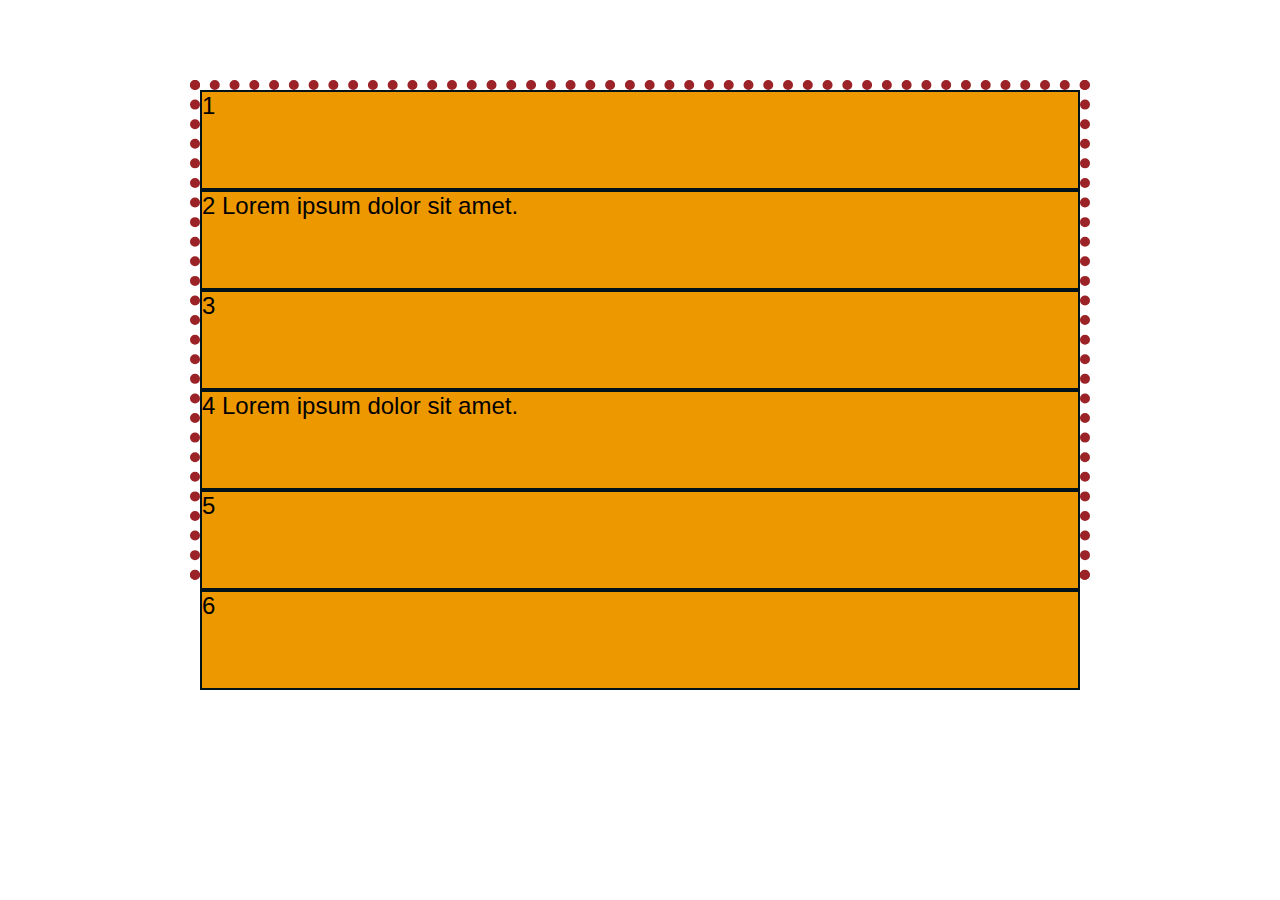
<file: 01-flex-box/index.html>
<!DOCTYPE html>
<html lang="en">
  <head>
    <meta charset="UTF-8" />
    <meta name="viewport" content="width=device-width, initial-scale=1.0" />
    <title>Learning Flexbox</title>
    <link rel="stylesheet" href="./styles.css" />
  </head>
  <body>
    <ul>
      <li>1</li>
      <li class="flex2">2 Lorem ipsum dolor sit amet.</li>
      <li>3</li>
      <li>4 Lorem ipsum dolor sit amet.</li>
      <li class="flex2">5</li>
      <li>6</li>
    </ul>
  </body>
</html>
</file>
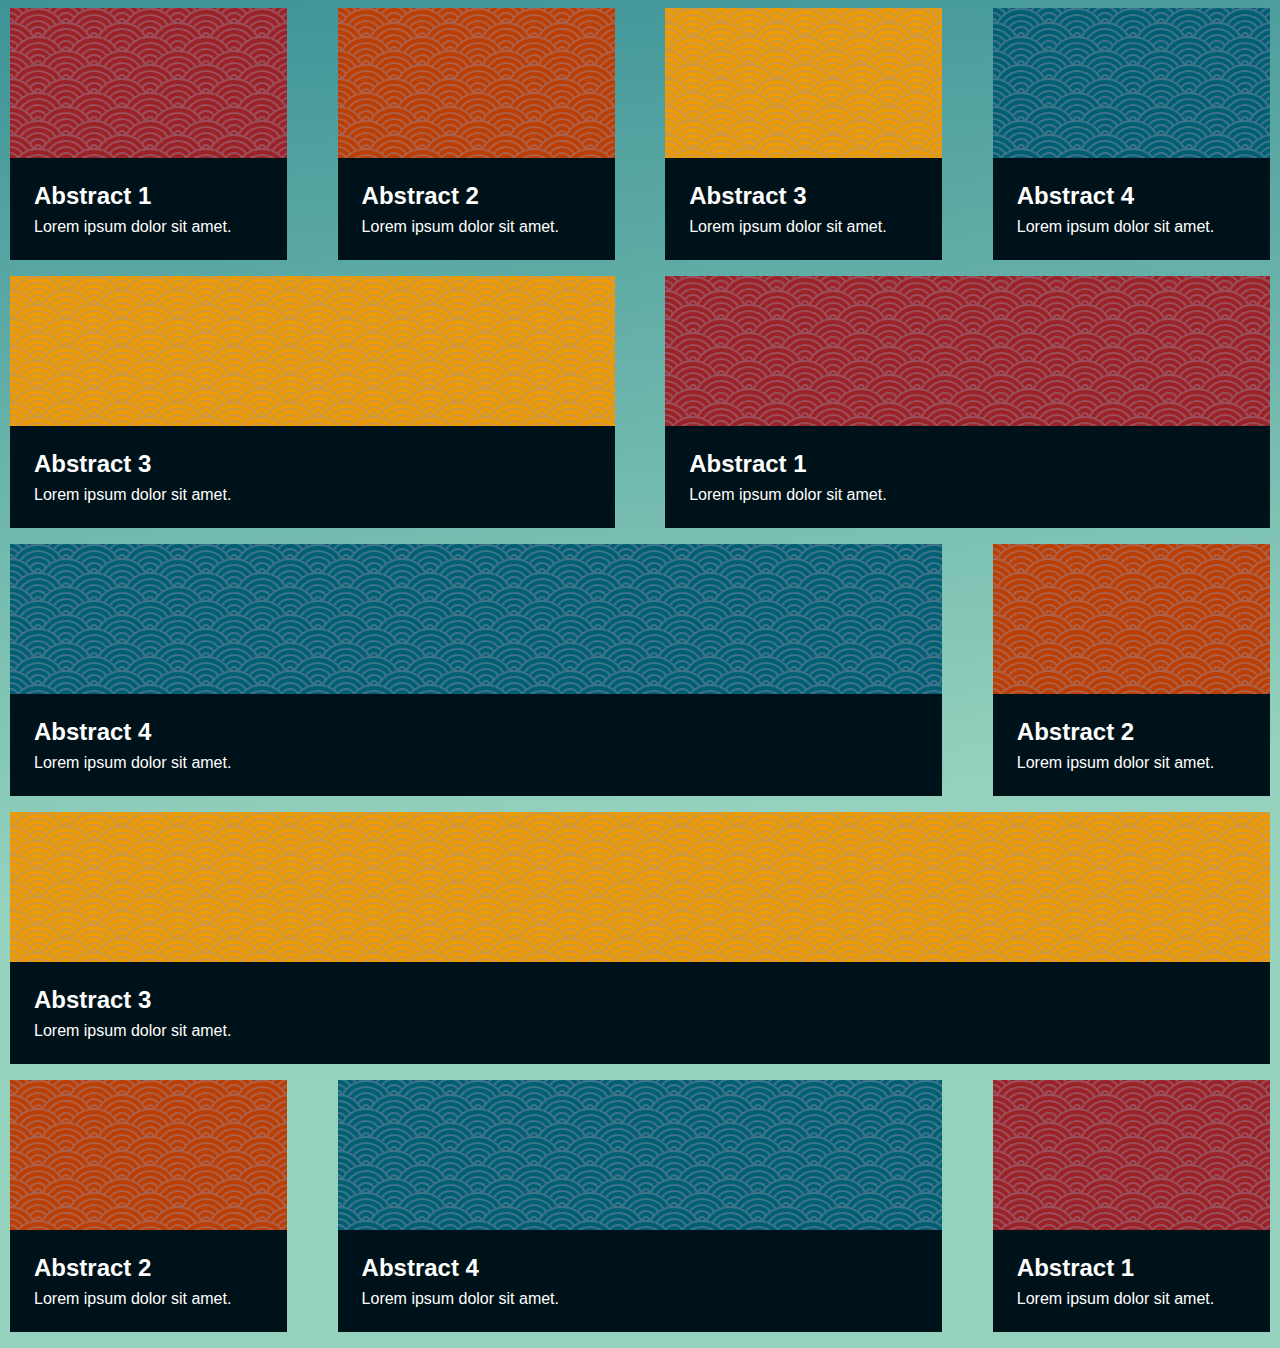
<file: 02-flex-challenge/index.html>
<!DOCTYPE html>
<html lang="en">
  <head>
    <meta charset="UTF-8" />
    <meta name="viewport" content="width=device-width, initial-scale=1.0" />
    <title>Flex Challenge</title>
    <link rel="stylesheet" href="./style.css" />
  </head>
  <body>
    <!-- Row 1: One box per column -->
    <div class="row">
      <figure>
        <div class="one"></div>
        <figcaption>
          <h2>Abstract 1</h2>
          <p>Lorem ipsum dolor sit amet.</p>
        </figcaption>
      </figure>
      <figure>
        <div class="two"></div>

        <figcaption>
          <h2>Abstract 2</h2>
          <p>Lorem ipsum dolor sit amet.</p>
        </figcaption>
      </figure>
      <figure>
        <div class="three"></div>

        <figcaption>
          <h2>Abstract 3</h2>
          <p>Lorem ipsum dolor sit amet.</p>
        </figcaption>
      </figure>
      <figure>
        <div class="four"></div>

        <figcaption>
          <h2>Abstract 4</h2>
          <p>Lorem ipsum dolor sit amet.</p>
        </figcaption>
      </figure>
    </div>

    <!-- Row 2: 2 boxes, each spanning 2 columns -->
    <div class="row">
      <figure class="span2">
        <div class="three"></div>

        <figcaption>
          <h2>Abstract 3</h2>
          <p>Lorem ipsum dolor sit amet.</p>
        </figcaption>
      </figure>
      <figure class="span2">
        <div class="one"></div>

        <figcaption>
          <h2>Abstract 1</h2>
          <p>Lorem ipsum dolor sit amet.</p>
        </figcaption>
      </figure>
    </div>

    <!-- Row 3: One box spans 3 columns, one box spans 1 column -->
    <div class="row">
      <figure class="span3">
        <div class="four"></div>

        <figcaption>
          <h2>Abstract 4</h2>
          <p>Lorem ipsum dolor sit amet.</p>
        </figcaption>
      </figure>
      <figure class="spanOn">
        <div class="two"></div>

        <figcaption>
          <h2>Abstract 2</h2>
          <p>Lorem ipsum dolor sit amet.</p>
        </figcaption>
      </figure>
    </div>

    <!-- Row 4: One box spans 4 columns -->
    <div class="row">
      <figure class="span4">
        <div class="three"></div>
        <figcaption>
          <h2>Abstract 3</h2>
          <p>Lorem ipsum dolor sit amet.</p>
        </figcaption>
      </figure>
    </div>

    <!-- Row 5: 3 boxes, 1-2-1 distribution -->
    <div class="row">
      <figure class="span2 order-2">
        <div class="four"></div>
        <figcaption>
          <h2>Abstract 4</h2>
          <p>Lorem ipsum dolor sit amet.</p>
        </figcaption>
      </figure>
      <figure class="order-1">
        <div class="two"></div>
        <figcaption>
          <h2>Abstract 2</h2>
          <p>Lorem ipsum dolor sit amet.</p>
        </figcaption>
      </figure>
      <figure class="order-3 spanOn">
        <div class="one"></div>
        <figcaption>
          <h2>Abstract 1</h2>
          <p>Lorem ipsum dolor sit amet.</p>
        </figcaption>
      </figure>
    </div>
  </body>
</html>
</file>
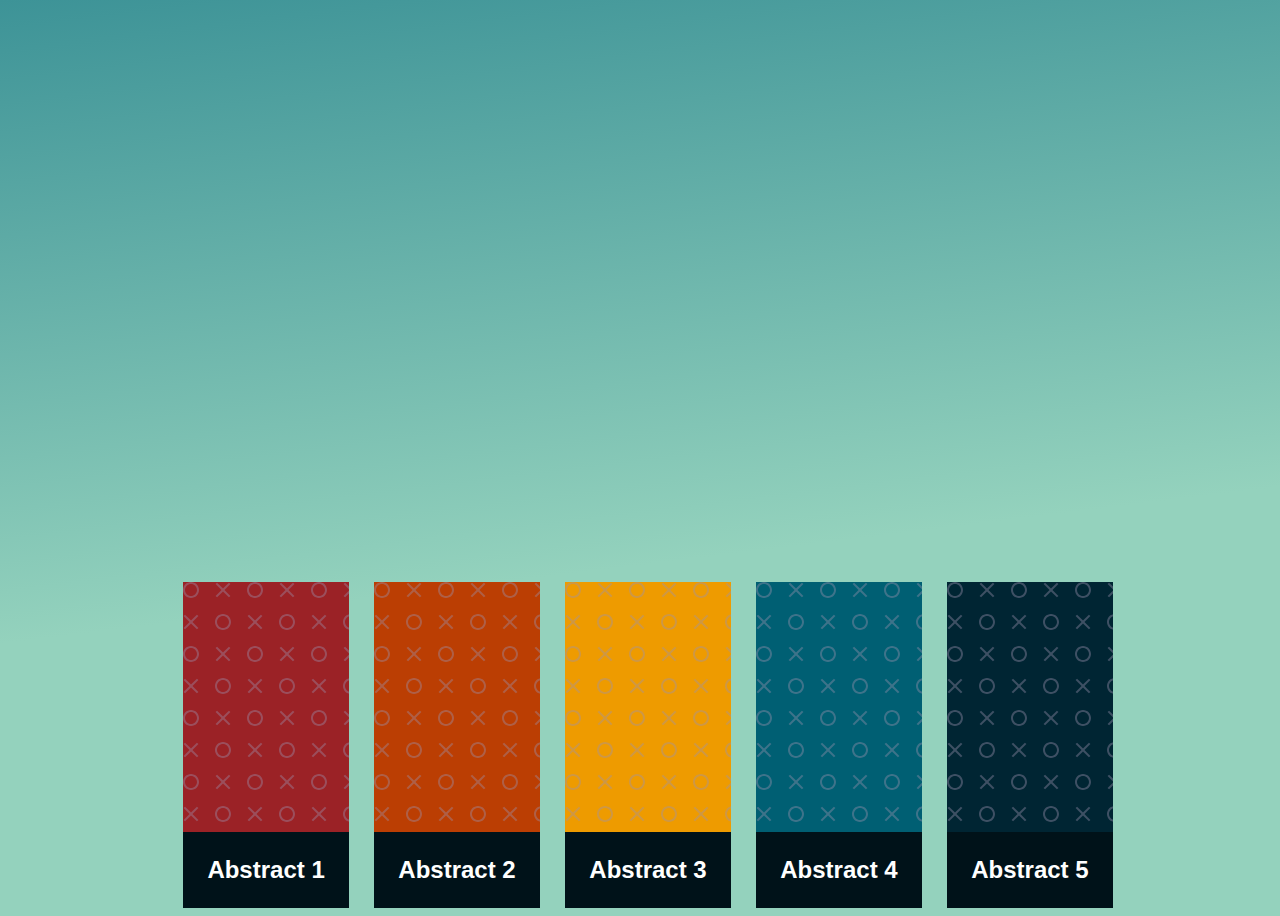
<file: 03-flex-challenge/index.html>
<!DOCTYPE html>
<html lang="en">
  <head>
    <meta charset="UTF-8" />
    <meta name="viewport" content="width=device-width, initial-scale=1.0" />
    <title>Flex Challenge 03</title>
    <link rel="stylesheet" href="./style.css" />
  </head>
  <body>
    <div class="row">
      <figure class="more-shrink">
        <div class="one"></div>
        <figcaption>
          <h2>Abstract 1</h2>
        </figcaption>
      </figure>
      <figure class="more-shrink">
        <div class="two"></div>
        <figcaption>
          <h2>Abstract 2</h2>
        </figcaption>
      </figure>
      <figure class="more-shrink">
        <div class="three"></div>
        <figcaption>
          <h2>Abstract 3</h2>
        </figcaption>
      </figure>
      <figure>
        <div class="four"></div>
        <figcaption>
          <h2>Abstract 4</h2>
        </figcaption>
      </figure>
      <figure>
        <div class="five"></div>
        <figcaption>
          <h2>Abstract 5</h2>
        </figcaption>
      </figure>
    </div>
  </body>
</html>
</file>
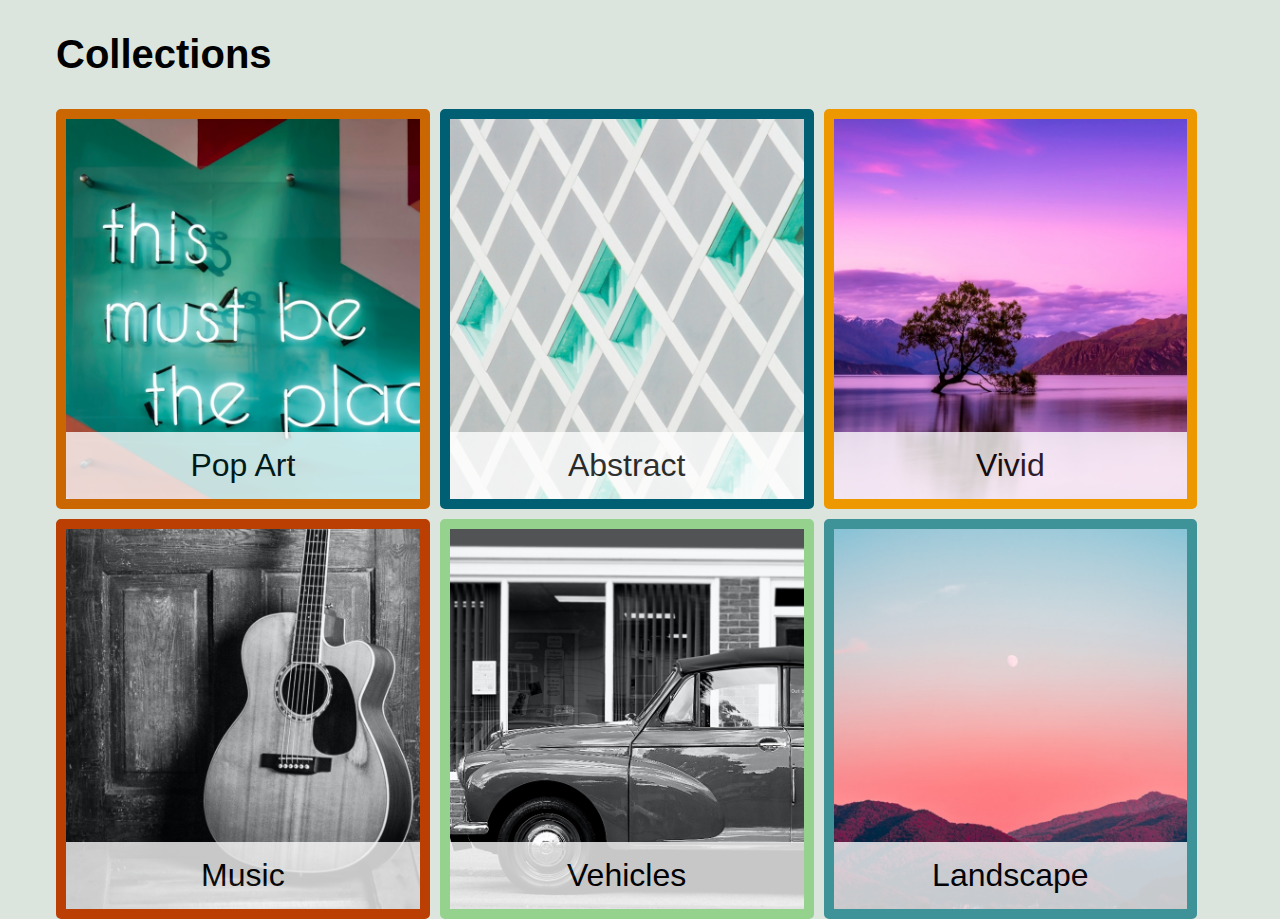
<file: project-A/index.html>
<!DOCTYPE html>
<html lang="en">
  <head>
    <meta charset="UTF-8" />
    <meta http-equiv="X-UA-Compatible" content="IE=edge" />
    <meta name="viewport" content="width=device-width, initial-scale=1.0" />
    <title>Collections</title>
    <link href="css/style.css" rel="stylesheet" />
  </head>

  <body>
    <section id="collections">
      <h2>Collections</h2>
      <ul class="flex__container">
        <li>
          <figure class="fig--1">
            <img src="img/pop-art.jpg" alt="Pop Art: This must be the place" />
            <figcaption><a href="#">Pop Art</a></figcaption>
          </figure>
        </li>
        <li>
          <figure class="fig--2">
            <img
              src="img/abstract.jpg"
              alt="Abstract: grey and green squares."
            />
            <figcaption><a href="#">Abstract</a></figcaption>
          </figure>
        </li>
        <li>
          <figure class="fig--3">
            <img
              src="img/vivid.jpg"
              alt="Tree on island in lake with purple sunrise."
            />
            <figcaption><a href="#">Vivid</a></figcaption>
          </figure>
        </li>
        <li>
          <figure class="fig--4">
            <img
              src="img/music.jpg"
              alt="Music: guitar leaning against wall."
            />
            <figcaption><a href="#">Music</a></figcaption>
          </figure>
        </li>
        <li>
          <figure class="fig--5">
            <img src="img/vehicles.jpg" alt="Vehicles: 1930's car on street." />
            <figcaption><a href="#">Vehicles</a></figcaption>
          </figure>
        </li>
        <li>
          <figure class="fig--6">
            <img
              src="img/landscape.jpg"
              alt="Landscape: moonrise over tree-covered mountains."
            />
            <figcaption><a href="#">Landscape</a></figcaption>
          </figure>
        </li>
      </ul>
    </section>
  </body>
</html>
</file>
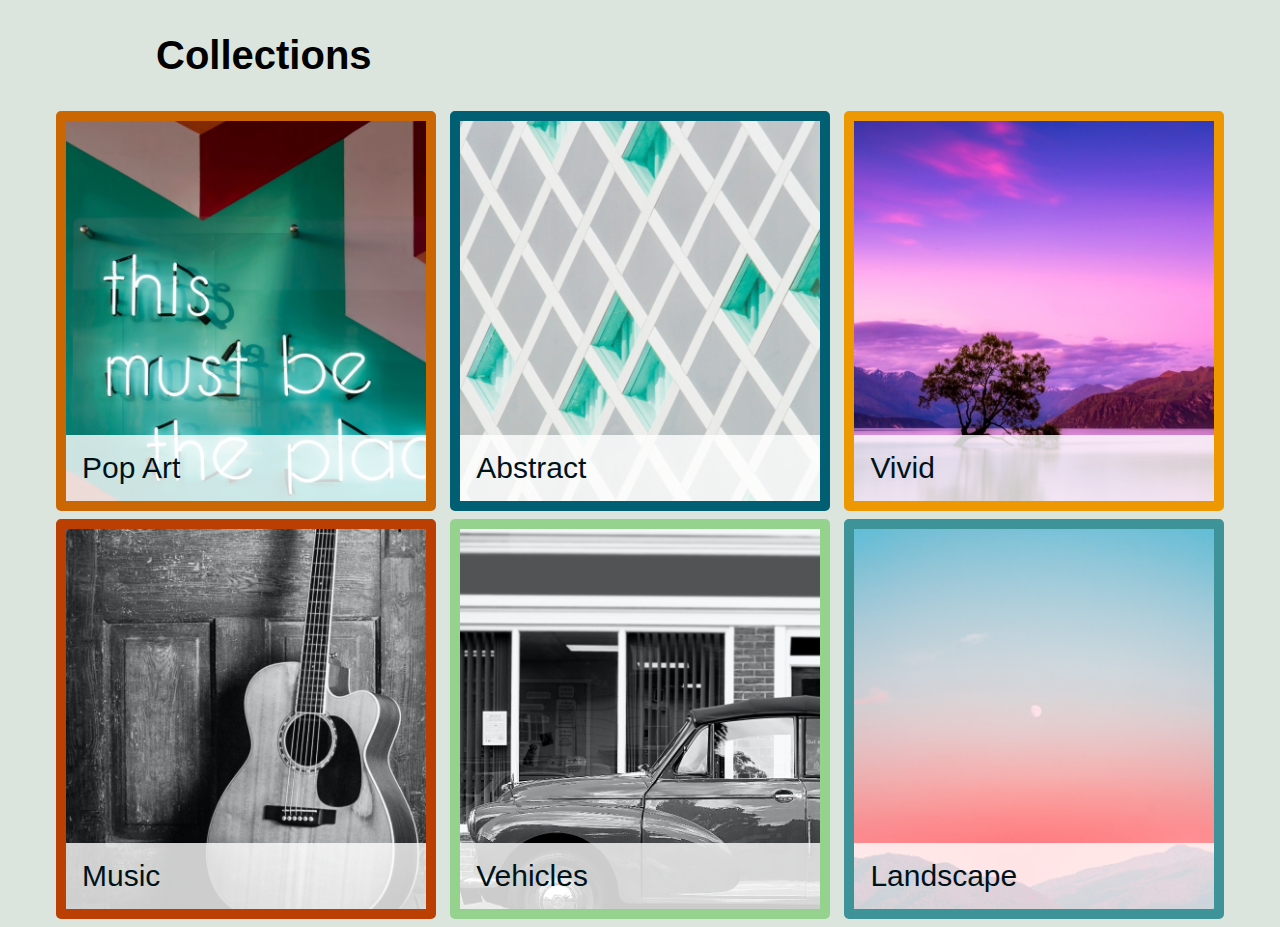
<file: project-B/index.html>
<!DOCTYPE html>
<html lang="en">

<head>
    <meta charset="UTF-8" />
    <meta http-equiv="X-UA-Compatible" content="IE=edge" />
    <meta name="viewport" content="width=device-width, initial-scale=1.0" />
    <title>Collections</title>
    <link href="css/style.css" rel="stylesheet" />
</head>

<body>
    <section id="collections">
        <h2>Collections</h2>
        <ul>
            <li>
                <figure class="color7">
                    <img src="img/pop-art.jpg" alt="Pop Art: This must be the place" />
                    <figcaption><a href="#">Pop Art</a></figcaption>
                </figure>
            </li>
            <li>
                <figure class="color2">
                    <img src="img/abstract.jpg" alt="Abstract: grey and green squares." />
                    <figcaption><a href="#">Abstract</a></figcaption>
                </figure>
            </li>
            <li>
                <figure class="color6">
                    <img src="img/vivid.jpg" alt="Tree on island in lake with purple sunrise." />
                    <figcaption><a href="#">Vivid</a></figcaption>
                </figure>
            </li>
            <li>
                <figure class="color8">
                    <img src="img/music.jpg" alt="Music: guitar leaning against wall." />
                    <figcaption><a href="#">Music</a></figcaption>
                </figure>
            </li>
            <li>
                <figure class="color4">
                    <img src="img/vehicles.jpg" alt="Vehicles: 1930's car on street." />
                    <figcaption><a href="#">Vehicles</a></figcaption>
                </figure>
            </li>
            <li>
                <figure class="color3">
                    <img src="img/landscape.jpg" alt="Landscape: moonrise over tree-covered mountains." />
                    <figcaption><a href="#">Landscape</a></figcaption>
                </figure>
            </li>
        </ul>
    </section>
</body>

</html>
</file>
<file: 01-flex-box/styles.css>
/* using border-box model -- see https://frontendmasters.github.io/bootcamp/layout#box-model-types for explanation */
html {
  box-sizing: border-box;
}
*,
*::before,
*::after {
  box-sizing: inherit;
}
/* turn off margin/padding, set font and size for the page */
body {
  font-family: Arial, sans-serif;
  margin: 0;
  padding: 0;
  font-size: 1.5rem;
}
/* turn off bullets, push the box down the page, set a border plus width and height for demonstration purposes. */
ul {
  padding: 0;
  margin: 5rem auto;
  list-style-type: none;
  border: 10px dotted #9b2226;
  width: 900px;
  height: 500px;
}
/* set a border and background color to see each LI. Min-width and min-height are not necessarily a good idea in flexbox, but they are needed for the demo to better see the properties work. */
li {
  border: 2px solid #001219;
  background-color: #ee9800;
  min-width: 100px;
  height: 100px;
}
</file>
<file: 02-flex-challenge/style.css>
/* write CSS to correspond with the descriptions above. See notes for math tips */

/* default styling, no changes needed here */

/* set the layout to border box model */
html {
  box-sizing: border-box;
}
*,
*::before,
*::after {
  box-sizing: inherit;
}
/* set font family and background gradient */
body {
  padding: 0;
  border: 0;
  font-family: Arial, sans-serif;
  background: linear-gradient(
    353deg,
    rgba(148, 210, 189, 1) 40%,
    rgba(61, 147, 151, 1) 100%
  );
}

/* Turn off margin, set by browser */
figure {
  margin: 0;
  padding: 0;
}
/* caption styling  */
figcaption {
  background-color: #001219;
  color: white;
  padding: 1rem;
}
/* reduces the top margin on the h2, bottom on the p, and leaves a 0.5rem gap between the two */
figcaption * {
  margin: 0.5rem;
}
/* sets the background SVG for all divs, regardless of color  */
figure > div {
  background-image: url('data:image/svg+xml,%3Csvg xmlns="http://www.w3.org/2000/svg" viewBox="0 0 56 28" width="56" height="28"%3E%3Cpath fill="%239C92AC" fill-opacity="0.4" d="M56 26v2h-7.75c2.3-1.27 4.94-2 7.75-2zm-26 2a2 2 0 1 0-4 0h-4.09A25.98 25.98 0 0 0 0 16v-2c.67 0 1.34.02 2 .07V14a2 2 0 0 0-2-2v-2a4 4 0 0 1 3.98 3.6 28.09 28.09 0 0 1 2.8-3.86A8 8 0 0 0 0 6V4a9.99 9.99 0 0 1 8.17 4.23c.94-.95 1.96-1.83 3.03-2.63A13.98 13.98 0 0 0 0 0h7.75c2 1.1 3.73 2.63 5.1 4.45 1.12-.72 2.3-1.37 3.53-1.93A20.1 20.1 0 0 0 14.28 0h2.7c.45.56.88 1.14 1.29 1.74 1.3-.48 2.63-.87 4-1.15-.11-.2-.23-.4-.36-.59H26v.07a28.4 28.4 0 0 1 4 0V0h4.09l-.37.59c1.38.28 2.72.67 4.01 1.15.4-.6.84-1.18 1.3-1.74h2.69a20.1 20.1 0 0 0-2.1 2.52c1.23.56 2.41 1.2 3.54 1.93A16.08 16.08 0 0 1 48.25 0H56c-4.58 0-8.65 2.2-11.2 5.6 1.07.8 2.09 1.68 3.03 2.63A9.99 9.99 0 0 1 56 4v2a8 8 0 0 0-6.77 3.74c1.03 1.2 1.97 2.5 2.79 3.86A4 4 0 0 1 56 10v2a2 2 0 0 0-2 2.07 28.4 28.4 0 0 1 2-.07v2c-9.2 0-17.3 4.78-21.91 12H30zM7.75 28H0v-2c2.81 0 5.46.73 7.75 2zM56 20v2c-5.6 0-10.65 2.3-14.28 6h-2.7c4.04-4.89 10.15-8 16.98-8zm-39.03 8h-2.69C10.65 24.3 5.6 22 0 22v-2c6.83 0 12.94 3.11 16.97 8zm15.01-.4a28.09 28.09 0 0 1 2.8-3.86 8 8 0 0 0-13.55 0c1.03 1.2 1.97 2.5 2.79 3.86a4 4 0 0 1 7.96 0zm14.29-11.86c1.3-.48 2.63-.87 4-1.15a25.99 25.99 0 0 0-44.55 0c1.38.28 2.72.67 4.01 1.15a21.98 21.98 0 0 1 36.54 0zm-5.43 2.71c1.13-.72 2.3-1.37 3.54-1.93a19.98 19.98 0 0 0-32.76 0c1.23.56 2.41 1.2 3.54 1.93a15.98 15.98 0 0 1 25.68 0zm-4.67 3.78c.94-.95 1.96-1.83 3.03-2.63a13.98 13.98 0 0 0-22.4 0c1.07.8 2.09 1.68 3.03 2.63a9.99 9.99 0 0 1 16.34 0z"%3E%3C/path%3E%3C/svg%3E');
  /* set height or nothing will display. Width is 100% by default */
  min-height: 150px;
}
/* sets a specific background color for each div */
.one {
  background-color: #9b2226;
}
.two {
  background-color: #bb3e03;
}
.three {
  background-color: #ee9b00;
}
.four {
  background-color: #005f73;
}
@media (min-width: 550px) {
  .row {
    display: flex;
    flex-flow: row wrap;
    justify-content: space-between;
    gap: 4%;
    margin-bottom: 1rem;
    /* align-items: stretch; */
    max-width: 1260px;
    margin: 0 auto 1rem;
  }
  figure,
  .span2 {
    flex-basis: 48%;
    order: 2;
  }
  .span3,
  .span4,
  .spanOn {
    flex-basis: 100%;
  }
}

@media (min-width: 960px) {
  figure,
  .spanOn {
    flex-basis: 22%;
    order: 2;
  }
  .span2 {
    flex-basis: 48%;
  }
  .span3 {
    flex-basis: 74%;
  }
  .span4 {
    flex-basis: 100%;
  }
  .order-1 {
    order: 1;
  }
  .order-2 {
    order: 2;
  }
  .order-3 {
    order: 3;
  }
}
</file>
<file: 03-flex-challenge/style.css>
.row {
  min-height: 100vh;
}

/* default styling, no changes needed here, even with responsive design */

/* set the layout to border box model */
html {
  box-sizing: border-box;
}
*,
*::before,
*::after {
  box-sizing: inherit;
}
/* set font family and background gradient */
body {
  width: 100%;
  padding: 0;
  border: 0;
  font-family: Arial, sans-serif;
  background: linear-gradient(
    353deg,
    rgba(148, 210, 189, 1) 40%,
    rgba(61, 147, 151, 1) 100%
  );
}

/* Turn off margin, set by browser */
figure {
  margin: 0;
  padding: 0;
}
/* caption styling  */
figcaption {
  background-color: #001219;
  color: white;
  padding: 1rem;
}
/* reduces the top margin on the h2, bottom on the p, and leaves a 0.5rem gap between the two */
figcaption * {
  margin: 0.5rem;
}
/* sets the background SVG for all divs, regardless of color */
figure > div {
  background-image: url('data:image/svg+xml,%3Csvg width="64" height="64" viewBox="0 0 64 64" xmlns="http://www.w3.org/2000/svg"%3E%3Cpath d="M8 16c4.418 0 8-3.582 8-8s-3.582-8-8-8-8 3.582-8 8 3.582 8 8 8zm0-2c3.314 0 6-2.686 6-6s-2.686-6-6-6-6 2.686-6 6 2.686 6 6 6zm33.414-6l5.95-5.95L45.95.636 40 6.586 34.05.636 32.636 2.05 38.586 8l-5.95 5.95 1.414 1.414L40 9.414l5.95 5.95 1.414-1.414L41.414 8zM40 48c4.418 0 8-3.582 8-8s-3.582-8-8-8-8 3.582-8 8 3.582 8 8 8zm0-2c3.314 0 6-2.686 6-6s-2.686-6-6-6-6 2.686-6 6 2.686 6 6 6zM9.414 40l5.95-5.95-1.414-1.414L8 38.586l-5.95-5.95L.636 34.05 6.586 40l-5.95 5.95 1.414 1.414L8 41.414l5.95 5.95 1.414-1.414L9.414 40z" fill="%239C92AC" fill-opacity="0.4" fill-rule="evenodd"/%3E%3C/svg%3E');
  width: 100%;
  min-height: 250px;
}
/* sets a specific background color for each div */
.one {
  background-color: #9b2226;
}
.two {
  background-color: #bb3e03;
}
.three {
  background-color: #ee9b00;
}
.four {
  background-color: #005f73;
}
.five {
  background-color: #002533;
}

.row {
  display: flex;
  gap: 2%;
  justify-content: center;
  flex-flow: row wrap;
}

.less-shrink {
  flex-shrink: 1;
}
.more-shrink {
  flex-shrink: 2;
}

@media (min-width: 850px) {
  .row {
    align-items: flex-end;
  }
}
</file>
<file: project-A/css/style.css>
/* colors - see style guide for docs. 
Clearly there is more you could place in variables, up to you if you want to use them. My answer does not go beyond colors to keep the code easier to read. */

:root {
  --color1: #001219;
  --color2: #005f73;
  --color3: #3d9397;
  --color4: #94d28d;
  --color5: #e9d8a6;
  --color6: #ee9800;
  --color7: #ca6702;
  --color8: #bb3e03;
  --color9: #ae2012;
  --color10: #9b2226;
}

/* generic site styles */

html {
  box-sizing: border-box;
}

*,
*::before,
*::after {
  box-sizing: inherit;
  margin: 0;
  padding: 0;
}

img {
  width: 100%;
  object-fit: cover;
  height: 400px;
}
ul {
  list-style-type: none;
}
a {
  display: inline-block;
  text-decoration: none;
  color: inherit;
}
h2 {
  margin-block: 2rem;
}

body {
  font-family: "Segoe UI", Tahoma, Geneva, Verdana, sans-serif;
  background-color: #dbe5de;
  padding: 0;
  margin: 0;
}

section {
  max-width: 1200px;
  margin: 0 auto;
  padding: 0 1rem;
}

section h2 {
  font-size: 2.5rem;
}

figure {
  max-height: 400px;
  position: relative;
  overflow: hidden;
  border: 10px solid var(--color7);
  border-radius: 5px;
}

figcaption {
  position: absolute;
  background-color: #fff;
  width: 100%;
  padding: 15px;
  bottom: 0;
  left: 0;
  opacity: 0.78;
  font-size: 2rem;
  color: black;
  text-align: center;
}
.flex__container {
  display: flex;
  flex-flow: column nowrap;
  gap: 10px;
}

.fig--1 {
  border-color: var(--color7);
}
.fig--2 {
  border-color: var(--color2);
}
.fig--3 {
  border-color: var(--color6);
}
.fig--4 {
  border-color: var(--color8);
}
.fig--5 {
  border-color: var(--color4);
}
.fig--6 {
  border-color: var(--color3);
}
/* Initial mobile layout: a series of images stacked on top of each other with the figure caption over the image. */

/* At this breakpoint, transition to 2 figures per line */

@media (min-width: 550px) {
  .flex__container {
    flex-flow: row wrap;
  }
  .flex__container li {
    flex-basis: 48%;
  }
}

/* At this breakpoint, transition to 3 figures per line */

@media (min-width: 800px) {
  .flex__container li {
    flex-basis: 32%;
  }
}
</file>
<file: project-B/css/style.css>
/* colors - see style guide for docs. 
Clearly there is more you could place in variables, up to you if you want to use them. My answer does not go beyond colors to keep the code easier to read. */

:root {
    --color1: #001219;
    --color2: #005f73;
    --color3: #3d9397;
    --color4: #94d28d;
    --color5: #e9d8a6;
    --color6: #ee9800;
    --color7: #ca6702;
    --color8: #bb3e03;
    --color9: #ae2012;
    --color10: #9b2226;
}


/* generic site styles */

html {
    box-sizing: border-box;
}

*,
*::before,
*::after {
    box-sizing: inherit;
}

body {
    font-family: 'Segoe UI', Tahoma, Geneva, Verdana, sans-serif;
    background-color: #DBE5DE;
    padding: 0;
    margin: 0;
}

section {
    max-width: 1200px;
    margin: 0 auto;
    padding: 0 1rem;
}

section h2 {
    font-size: 2.5rem;
}


/*****************
New styles begin here and continue to the end of the page 
****************/

section ul {
    list-style-type: none;
    padding: 0;
    margin: 0;
}


/* To keep mobile screens from being stupid long, consider setting a max height on the images and hide the overflow. 

Spelled out the individual border styles so border-color could go elsewhere. Styling is the same for all borders except the color. */

figure {
    margin: 0 0 0.5rem 0;
    padding: 0;
    max-height: 400px;
    overflow: hidden;
    position: relative;
    border-width: 10px;
    border-style: solid;
    border-radius: 5px;
}


/* strange open space at the bottom of the box which shows through the transparent overlay - this kills it */

figure img {
    margin-bottom: -4px;
    width: 100%;
    object-fit: cover;
    object-position: 0 -150px;
}

figcaption {
    background-color: rgba(255, 255, 255, 0.8);
    font-size: 1.875rem;
    position: absolute;
    bottom: 0;
    width: 100%;
    margin: 0;
    padding: 0;
}


/* make the a have a big clickable area with display: block - the link occupies its containing element, the figcaption */

figcaption a {
    display: block;
    padding: 1rem;
    text-decoration: none;
    color: var(--color1);
}


/* style is doing double duty, styling border color and hover color. Only one declaration usually applies though.  */

.color2,
.color2 a:hover {
    border-color: var(--color2);
    color: var(--color2);
}

.color3,
.color3 a:hover {
    border-color: var(--color3);
    color: var(--color3);
}

.color4,
.color4 a:hover {
    border-color: var(--color4);
    color: var(--color4);
}

.color6,
.color6 a:hover {
    border-color: var(--color6);
    color: var(--color6);
}

.color7,
.color7 a:hover {
    border-color: var(--color7);
    color: var(--color7);
}

.color8,
.color8 a:hover {
    border-color: var(--color8);
    color: var(--color8);
}


/* turn on flexbox here - prior to this, elements stacked individually as blocks */

@media (min-width: 550px) {
    section ul {
        display: flex;
        flex-flow: row wrap;
        justify-content: space-between;
    }
    section li {
        flex-basis: 49.5%;
    }
    /* turn off object position, inherit object-fit: cover */
    figure img {
        object-position: 0;
    }
}

@media (min-width: 800px) {
    section h2 {
        margin-left: 100px;
    }
    section li {
        flex-basis: 32.5%;
    }
}
</file>
